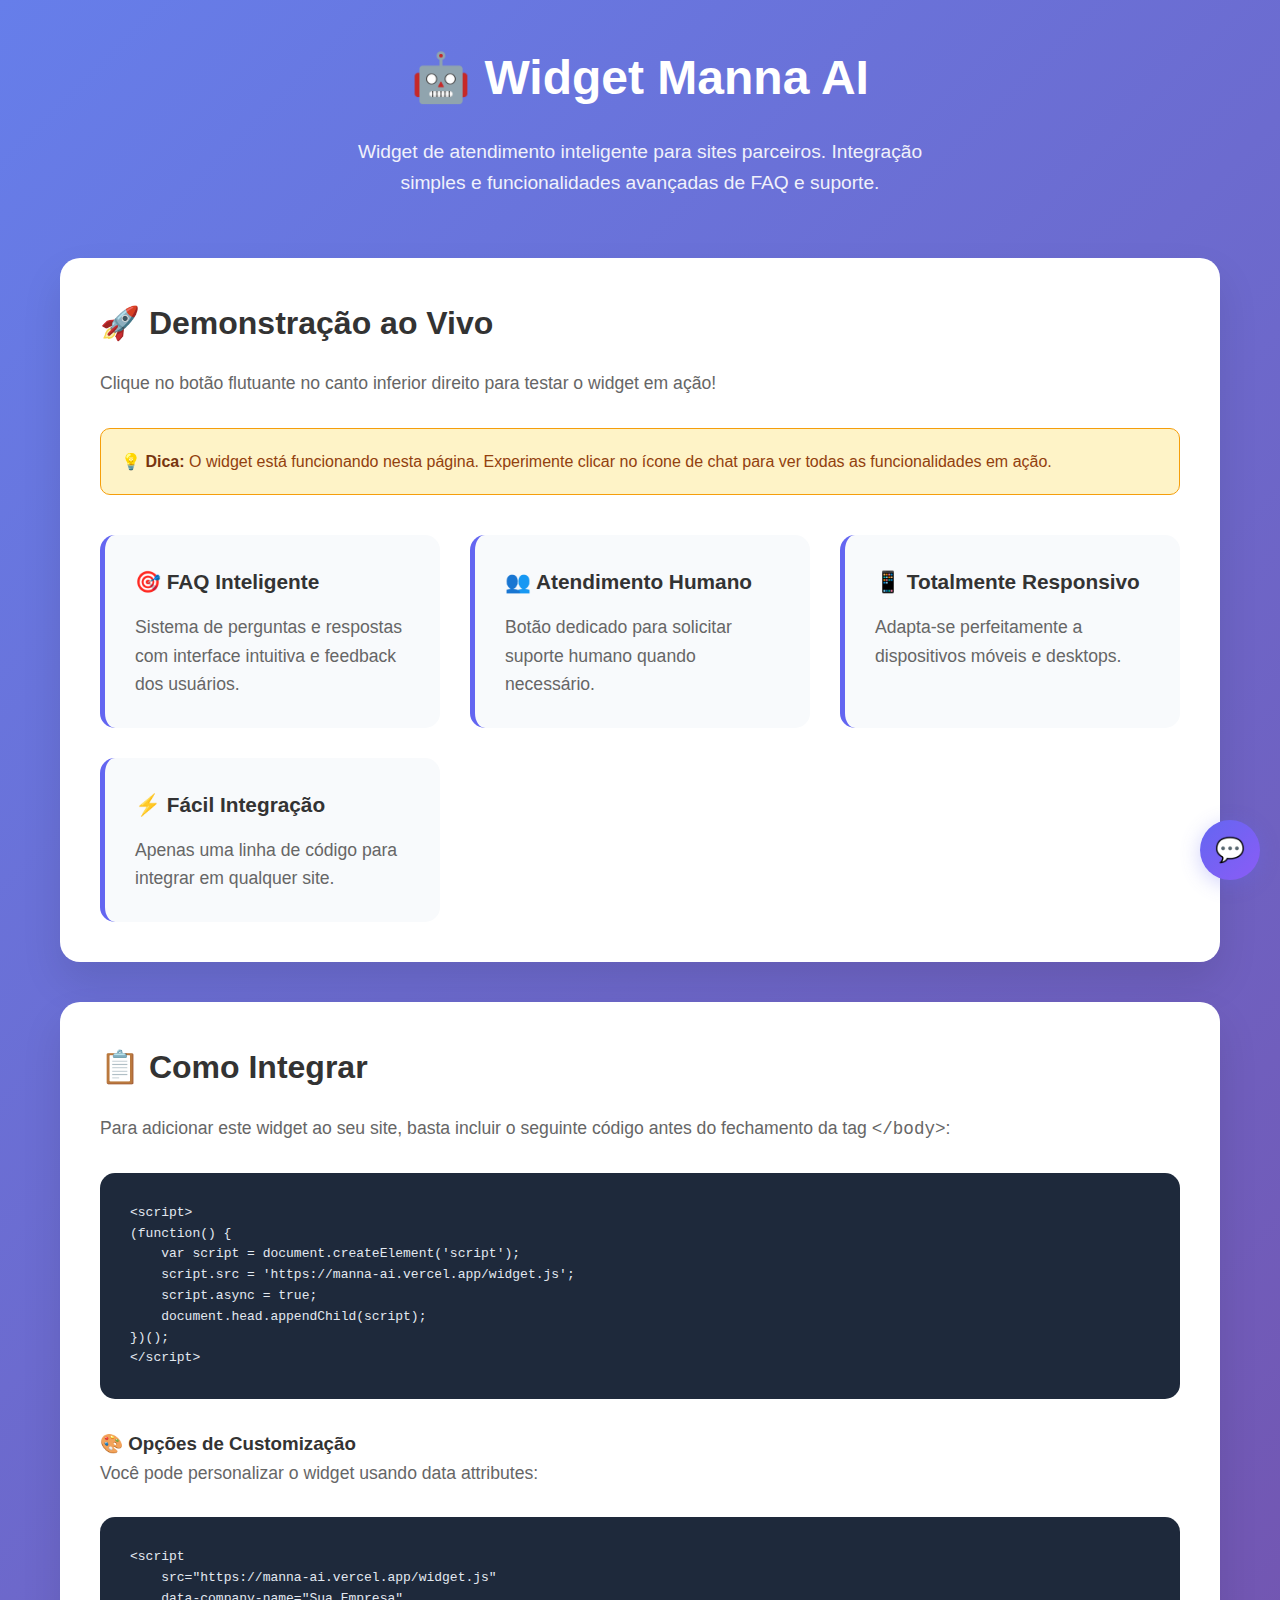
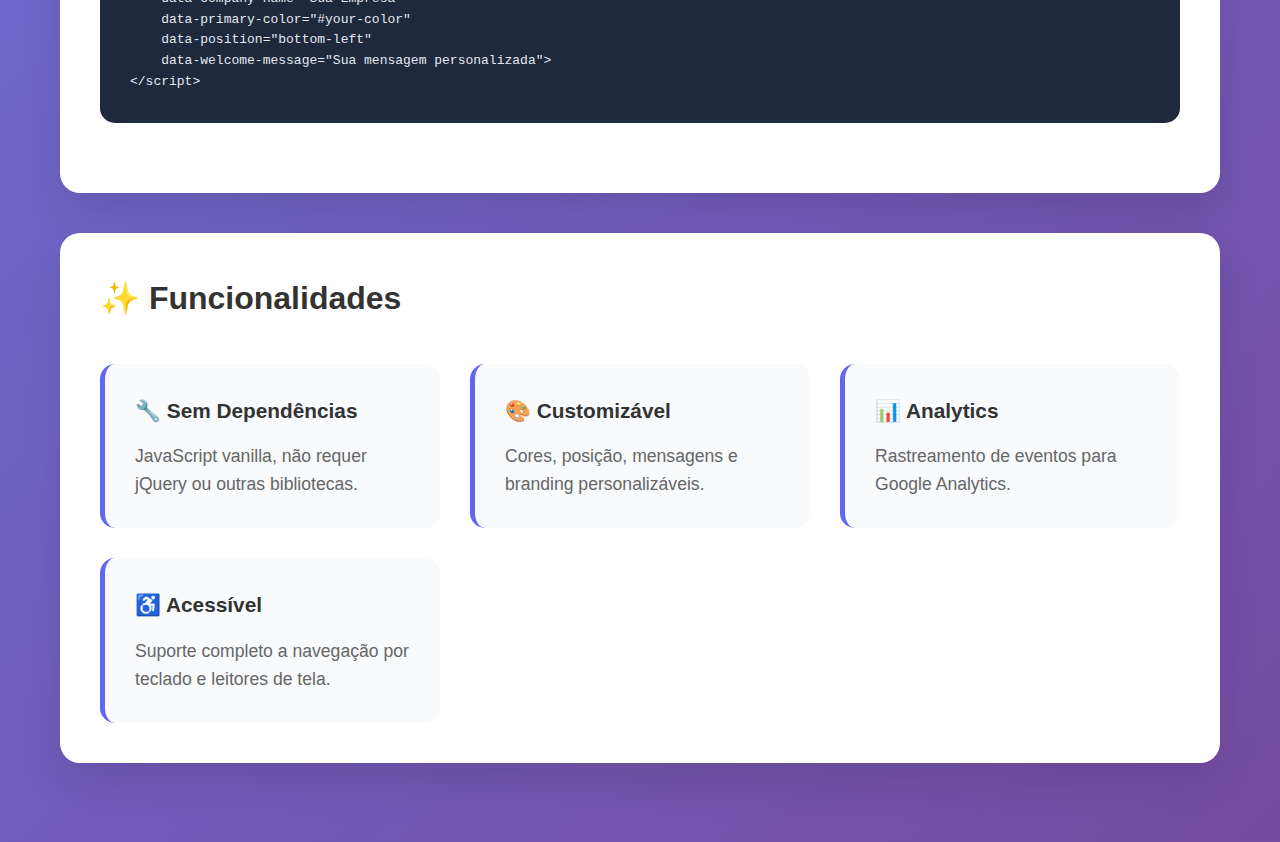
<file: zero22/index.html>
<!DOCTYPE html>
<html lang="pt-BR">
<head>
    <meta charset="UTF-8">
    <meta name="viewport" content="width=device-width, initial-scale=1.0">
    <title>Demonstração - Widget Manna AI</title>
    <style>
        * {
            margin: 0;
            padding: 0;
            box-sizing: border-box;
        }

        body {
            font-family: -apple-system, BlinkMacSystemFont, 'Segoe UI', Roboto, sans-serif;
            line-height: 1.6;
            color: #333;
            background: linear-gradient(135deg, #667eea 0%, #764ba2 100%);
            min-height: 100vh;
        }

        .container {
            max-width: 1200px;
            margin: 0 auto;
            padding: 40px 20px;
        }

        .header {
            text-align: center;
            color: white;
            margin-bottom: 60px;
        }

        .header h1 {
            font-size: 3rem;
            margin-bottom: 20px;
            font-weight: 700;
        }

        .header p {
            font-size: 1.2rem;
            opacity: 0.9;
            max-width: 600px;
            margin: 0 auto;
        }

        .demo-section {
            background: white;
            border-radius: 20px;
            padding: 40px;
            margin-bottom: 40px;
            box-shadow: 0 20px 40px rgba(0, 0, 0, 0.1);
        }

        .demo-section h2 {
            color: #333;
            margin-bottom: 20px;
            font-size: 2rem;
        }

        .demo-section p {
            margin-bottom: 20px;
            font-size: 1.1rem;
            color: #666;
        }

        .features {
            display: grid;
            grid-template-columns: repeat(auto-fit, minmax(300px, 1fr));
            gap: 30px;
            margin-top: 40px;
        }

        .feature {
            background: #f8fafc;
            padding: 30px;
            border-radius: 15px;
            border-left: 5px solid #6366f1;
        }

        .feature h3 {
            color: #333;
            margin-bottom: 15px;
            font-size: 1.3rem;
        }

        .feature p {
            color: #666;
            margin: 0;
        }

        .integration-code {
            background: #1e293b;
            color: #e2e8f0;
            padding: 30px;
            border-radius: 15px;
            margin: 30px 0;
            overflow-x: auto;
            font-family: 'Monaco', 'Menlo', 'Ubuntu Mono', monospace;
        }

        .integration-code pre {
            margin: 0;
            white-space: pre-wrap;
        }

        .cta-button {
            display: inline-block;
            background: linear-gradient(135deg, #6366f1 0%, #8b5cf6 100%);
            color: white;
            padding: 15px 30px;
            border-radius: 10px;
            text-decoration: none;
            font-weight: 600;
            transition: transform 0.2s;
            margin-top: 20px;
        }

        .cta-button:hover {
            transform: translateY(-2px);
        }

        .notice {
            background: #fef3c7;
            border: 1px solid #f59e0b;
            border-radius: 10px;
            padding: 20px;
            margin: 30px 0;
            color: #92400e;
        }

        .notice strong {
            color: #78350f;
        }

        @media (max-width: 768px) {
            .header h1 {
                font-size: 2rem;
            }
            
            .demo-section {
                padding: 20px;
            }
            
            .features {
                grid-template-columns: 1fr;
            }
        }
    </style>
</head>
<body>
    <div class="container">
        <div class="header">
            <h1>🤖 Widget Manna AI</h1>
            <p>Widget de atendimento inteligente para sites parceiros. Integração simples e funcionalidades avançadas de FAQ e suporte.</p>
        </div>

        <div class="demo-section">
            <h2>🚀 Demonstração ao Vivo</h2>
            <p>Clique no botão flutuante no canto inferior direito para testar o widget em ação!</p>
            
            <div class="notice">
                <strong>💡 Dica:</strong> O widget está funcionando nesta página. Experimente clicar no ícone de chat para ver todas as funcionalidades em ação.
            </div>

            <div class="features">
                <div class="feature">
                    <h3>🎯 FAQ Inteligente</h3>
                    <p>Sistema de perguntas e respostas com interface intuitiva e feedback dos usuários.</p>
                </div>
                <div class="feature">
                    <h3>👥 Atendimento Humano</h3>
                    <p>Botão dedicado para solicitar suporte humano quando necessário.</p>
                </div>
                <div class="feature">
                    <h3>📱 Totalmente Responsivo</h3>
                    <p>Adapta-se perfeitamente a dispositivos móveis e desktops.</p>
                </div>
                <div class="feature">
                    <h3>⚡ Fácil Integração</h3>
                    <p>Apenas uma linha de código para integrar em qualquer site.</p>
                </div>
            </div>
        </div>

        <div class="demo-section">
            <h2>📋 Como Integrar</h2>
            <p>Para adicionar este widget ao seu site, basta incluir o seguinte código antes do fechamento da tag <code>&lt;/body&gt;</code>:</p>

            <div class="integration-code">
                <pre>&lt;script&gt;
(function() {
    var script = document.createElement('script');
    script.src = 'https://manna-ai.vercel.app/widget.js';
    script.async = true;
    document.head.appendChild(script);
})();
&lt;/script&gt;</pre>
            </div>

            <h3>🎨 Opções de Customização</h3>
            <p>Você pode personalizar o widget usando data attributes:</p>

            <div class="integration-code">
                <pre>&lt;script 
    src="https://manna-ai.vercel.app/widget.js"
    data-company-name="Sua Empresa"
    data-primary-color="#your-color"
    data-position="bottom-left"
    data-welcome-message="Sua mensagem personalizada"&gt;
&lt;/script&gt;</pre>
            </div>
        </div>

        <div class="demo-section">
            <h2>✨ Funcionalidades</h2>
            <div class="features">
                <div class="feature">
                    <h3>🔧 Sem Dependências</h3>
                    <p>JavaScript vanilla, não requer jQuery ou outras bibliotecas.</p>
                </div>
                <div class="feature">
                    <h3>🎨 Customizável</h3>
                    <p>Cores, posição, mensagens e branding personalizáveis.</p>
                </div>
                <div class="feature">
                    <h3>📊 Analytics</h3>
                    <p>Rastreamento de eventos para Google Analytics.</p>
                </div>
                <div class="feature">
                    <h3>♿ Acessível</h3>
                    <p>Suporte completo a navegação por teclado e leitores de tela.</p>
                </div>
            </div>
        </div>
    </div>

    <!-- Widget Manna AI -->
    <link rel="stylesheet" href="widget.css">
    <script src="widget.js"></script>
</body>
</html>
</file>
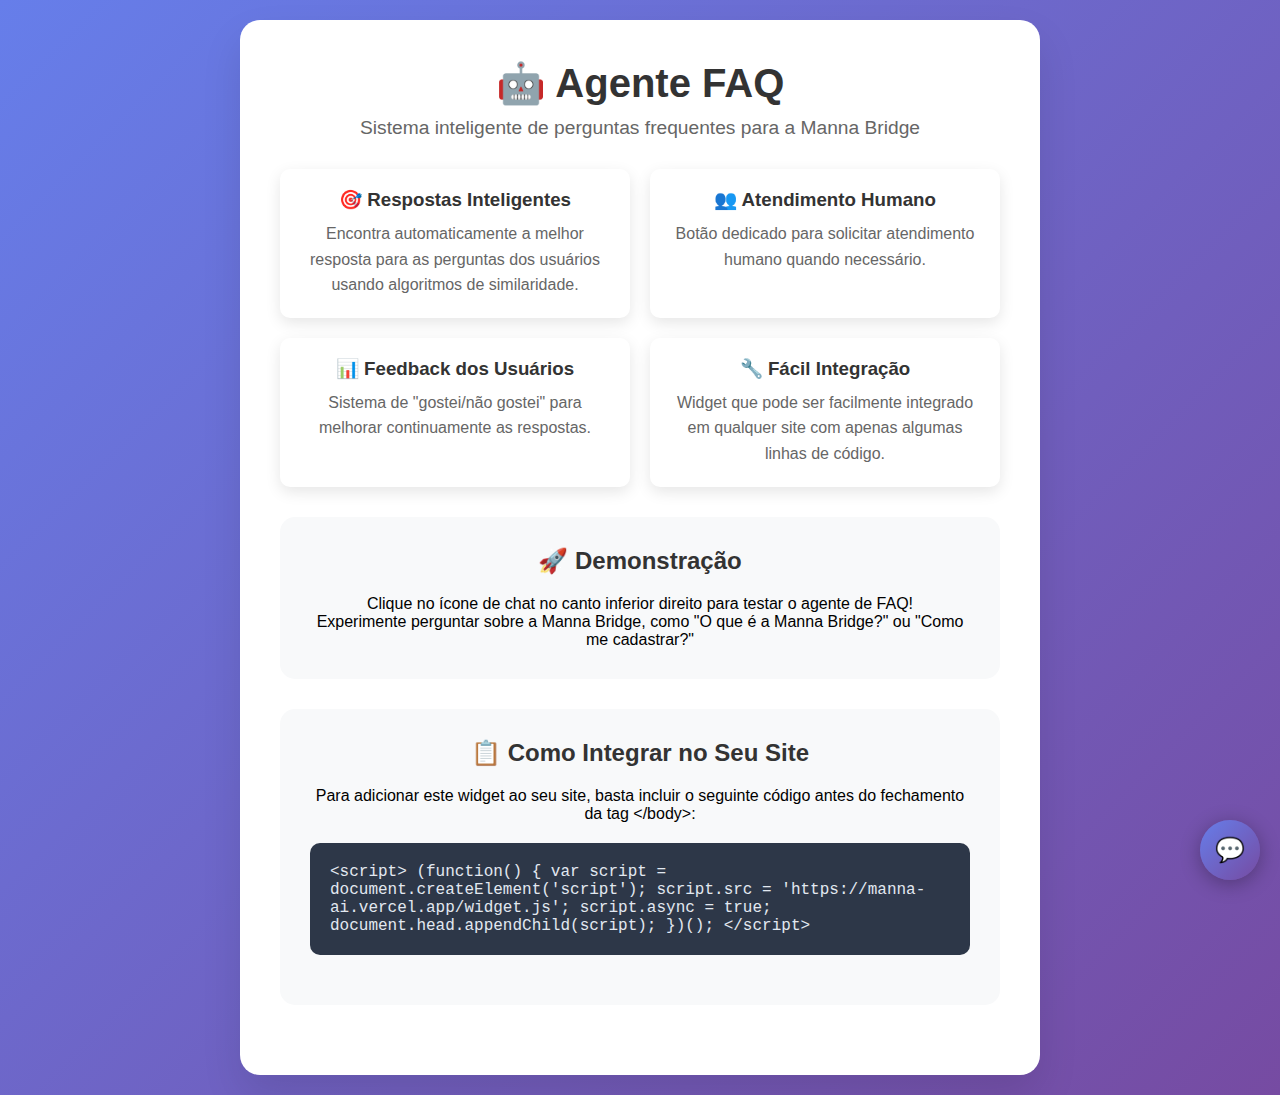
<file: src/static/index.html>
<!DOCTYPE html>
<html lang="pt-BR">
<head>
    <meta charset="UTF-8">
    <meta name="viewport" content="width=device-width, initial-scale=1.0">
    <title>Agente FAQ - Manna Bridge</title>
    <style>
        * {
            margin: 0;
            padding: 0;
            box-sizing: border-box;
        }

        body {
            font-family: 'Segoe UI', Tahoma, Geneva, Verdana, sans-serif;
            background: linear-gradient(135deg, #667eea 0%, #764ba2 100%);
            min-height: 100vh;
            display: flex;
            align-items: center;
            justify-content: center;
            padding: 20px;
        }

        .container {
            background: white;
            border-radius: 20px;
            box-shadow: 0 20px 40px rgba(0, 0, 0, 0.1);
            padding: 40px;
            max-width: 800px;
            width: 100%;
            text-align: center;
        }

        h1 {
            color: #333;
            margin-bottom: 10px;
            font-size: 2.5em;
        }

        .subtitle {
            color: #666;
            margin-bottom: 30px;
            font-size: 1.2em;
        }

        .demo-section {
            background: #f8f9fa;
            border-radius: 15px;
            padding: 30px;
            margin: 30px 0;
        }

        .demo-title {
            color: #333;
            margin-bottom: 20px;
            font-size: 1.5em;
        }

        .integration-code {
            background: #2d3748;
            color: #e2e8f0;
            padding: 20px;
            border-radius: 10px;
            font-family: 'Courier New', monospace;
            text-align: left;
            margin: 20px 0;
            overflow-x: auto;
        }

        .btn {
            background: linear-gradient(135deg, #667eea 0%, #764ba2 100%);
            color: white;
            border: none;
            padding: 12px 30px;
            border-radius: 25px;
            cursor: pointer;
            font-size: 1.1em;
            margin: 10px;
            transition: transform 0.2s;
        }

        .btn:hover {
            transform: translateY(-2px);
        }

        .features {
            display: grid;
            grid-template-columns: repeat(auto-fit, minmax(250px, 1fr));
            gap: 20px;
            margin: 30px 0;
        }

        .feature {
            background: white;
            padding: 20px;
            border-radius: 10px;
            box-shadow: 0 5px 15px rgba(0, 0, 0, 0.1);
        }

        .feature h3 {
            color: #333;
            margin-bottom: 10px;
        }

        .feature p {
            color: #666;
            line-height: 1.6;
        }

        /* FAQ Widget Styles */
        #faq-widget {
            position: fixed;
            bottom: 20px;
            right: 20px;
            z-index: 1000;
        }

        .faq-toggle {
            width: 60px;
            height: 60px;
            border-radius: 50%;
            background: linear-gradient(135deg, #667eea 0%, #764ba2 100%);
            border: none;
            cursor: pointer;
            box-shadow: 0 4px 20px rgba(0, 0, 0, 0.3);
            display: flex;
            align-items: center;
            justify-content: center;
            color: white;
            font-size: 24px;
            transition: transform 0.2s;
        }

        .faq-toggle:hover {
            transform: scale(1.1);
        }

        .faq-chat {
            position: absolute;
            bottom: 70px;
            right: 0;
            width: 350px;
            height: 500px;
            background: white;
            border-radius: 15px;
            box-shadow: 0 10px 30px rgba(0, 0, 0, 0.3);
            display: none;
            flex-direction: column;
            overflow: hidden;
        }

        .faq-header {
            background: linear-gradient(135deg, #667eea 0%, #764ba2 100%);
            color: white;
            padding: 15px;
            text-align: center;
            font-weight: bold;
        }

        .faq-messages {
            flex: 1;
            padding: 15px;
            overflow-y: auto;
            background: #f8f9fa;
        }

        .message {
            margin-bottom: 15px;
            padding: 10px 15px;
            border-radius: 15px;
            max-width: 80%;
            word-wrap: break-word;
        }

        .message.user {
            background: #667eea;
            color: white;
            margin-left: auto;
            text-align: right;
        }

        .message.bot {
            background: white;
            color: #333;
            border: 1px solid #e2e8f0;
        }

        .faq-input-area {
            padding: 15px;
            border-top: 1px solid #e2e8f0;
            background: white;
        }

        .faq-input {
            width: 100%;
            padding: 10px;
            border: 1px solid #e2e8f0;
            border-radius: 20px;
            outline: none;
            font-size: 14px;
        }

        .feedback-buttons {
            margin-top: 10px;
            display: flex;
            gap: 10px;
        }

        .feedback-btn {
            padding: 5px 15px;
            border: none;
            border-radius: 15px;
            cursor: pointer;
            font-size: 12px;
            transition: background 0.2s;
        }

        .feedback-btn.like {
            background: #48bb78;
            color: white;
        }

        .feedback-btn.dislike {
            background: #f56565;
            color: white;
        }

        .human-support-btn {
            background: #ed8936;
            color: white;
            padding: 8px 16px;
            border: none;
            border-radius: 15px;
            cursor: pointer;
            font-size: 12px;
            margin-top: 10px;
        }

        @media (max-width: 768px) {
            .faq-chat {
                width: 300px;
                height: 400px;
            }
        }
    </style>
</head>
<body>
    <div class="container">
        <h1>🤖 Agente FAQ</h1>
        <p class="subtitle">Sistema inteligente de perguntas frequentes para a Manna Bridge</p>
        
        <div class="features">
            <div class="feature">
                <h3>🎯 Respostas Inteligentes</h3>
                <p>Encontra automaticamente a melhor resposta para as perguntas dos usuários usando algoritmos de similaridade.</p>
            </div>
            <div class="feature">
                <h3>👥 Atendimento Humano</h3>
                <p>Botão dedicado para solicitar atendimento humano quando necessário.</p>
            </div>
            <div class="feature">
                <h3>📊 Feedback dos Usuários</h3>
                <p>Sistema de "gostei/não gostei" para melhorar continuamente as respostas.</p>
            </div>
            <div class="feature">
                <h3>🔧 Fácil Integração</h3>
                <p>Widget que pode ser facilmente integrado em qualquer site com apenas algumas linhas de código.</p>
            </div>
        </div>

        <div class="demo-section">
            <h2 class="demo-title">🚀 Demonstração</h2>
            <p>Clique no ícone de chat no canto inferior direito para testar o agente de FAQ!</p>
            <p>Experimente perguntar sobre a Manna Bridge, como "O que é a Manna Bridge?" ou "Como me cadastrar?"</p>
        </div>

        <div class="demo-section">
            <h2 class="demo-title">📋 Como Integrar no Seu Site</h2>
            <p>Para adicionar este widget ao seu site, basta incluir o seguinte código antes do fechamento da tag &lt;/body&gt;:</p>
            <div class="integration-code">
&lt;script&gt;
(function() {
    var script = document.createElement('script');
    script.src = 'https://manna-ai.vercel.app/widget.js';
    script.async = true;
    document.head.appendChild(script);
})();
&lt;/script&gt;
            </div>
        </div>
    </div>

    <!-- FAQ Widget -->
    <div id="faq-widget">
        <button class="faq-toggle" onclick="toggleFAQChat()">💬</button>
        <div class="faq-chat" id="faq-chat">
            <div class="faq-header">
                Conectando você à sua bênção
            </div>
            <div class="faq-messages" id="faq-messages">
                <div class="message bot">
                   A paz do Senhor! Eu sou Eliel, seu assistente virtual. Estou aqui para servir e ajudar a encontrar o que você precisa. Como posso abençoar seu dia?
                </div>
            </div>
            <div class="faq-input-area">
                <input type="text" class="faq-input" id="faq-input" placeholder="Digite sua pergunta..." onkeypress="handleKeyPress(event)">
            </div>
        </div>
    </div>

    <script>
        let chatOpen = false;
        let currentMessageId = 0;

        function toggleFAQChat() {
            const chat = document.getElementById('faq-chat');
            chatOpen = !chatOpen;
            chat.style.display = chatOpen ? 'flex' : 'none';
            
            if (chatOpen) {
                document.getElementById('faq-input').focus();
            }
        }

        function handleKeyPress(event) {
            if (event.key === 'Enter') {
                sendMessage();
            }
        }

        async function sendMessage() {
            const input = document.getElementById('faq-input');
            const message = input.value.trim();
            
            if (!message) return;
            
            // Add user message
            addMessage(message, 'user');
            input.value = '';
            
            // Show typing indicator
            const typingId = addMessage('Digitando...', 'bot');
            
            try {
                const response = await fetch('/api/faq/ask', {
                    method: 'POST',
                    headers: {
                        'Content-Type': 'application/json',
                    },
                    body: JSON.stringify({ question: message })
                });
                
                const data = await response.json();
                
                // Remove typing indicator
                document.getElementById(typingId).remove();
                
                // Add bot response
                const messageId = addMessage(data.answer, 'bot');
                
                // Add feedback buttons if it's a real answer
                if (data.confidence > 0.3) {
                    addFeedbackButtons(messageId, message, data.answer);
                }
                
                // Add human support button if suggested
                if (data.suggest_human) {
                    addHumanSupportButton(messageId, message);
                }
                
            } catch (error) {
                // Remove typing indicator
                document.getElementById(typingId).remove();
                addMessage('Desculpe, ocorreu um erro. Tente novamente.', 'bot');
            }
        }

        function addMessage(text, sender) {
            const messagesContainer = document.getElementById('faq-messages');
            const messageDiv = document.createElement('div');
            const messageId = 'message-' + (++currentMessageId);
            
            messageDiv.id = messageId;
            messageDiv.className = `message ${sender}`;
            messageDiv.textContent = text;
            
            messagesContainer.appendChild(messageDiv);
            messagesContainer.scrollTop = messagesContainer.scrollHeight;
            
            return messageId;
        }

        function addFeedbackButtons(messageId, question, answer) {
            const messageElement = document.getElementById(messageId);
            const feedbackDiv = document.createElement('div');
            feedbackDiv.className = 'feedback-buttons';
            
            const likeBtn = document.createElement('button');
            likeBtn.className = 'feedback-btn like';
            likeBtn.textContent = '👍 Útil';
            likeBtn.onclick = () => sendFeedback(question, answer, 'like', feedbackDiv);
            
            const dislikeBtn = document.createElement('button');
            dislikeBtn.className = 'feedback-btn dislike';
            dislikeBtn.textContent = '👎 Não útil';
            dislikeBtn.onclick = () => sendFeedback(question, answer, 'dislike', feedbackDiv);
            
            feedbackDiv.appendChild(likeBtn);
            feedbackDiv.appendChild(dislikeBtn);
            messageElement.appendChild(feedbackDiv);
        }

        function addHumanSupportButton(messageId, question) {
            const messageElement = document.getElementById(messageId);
            const supportBtn = document.createElement('button');
            supportBtn.className = 'human-support-btn';
            supportBtn.textContent = '👨‍💼 Falar com atendente';
            supportBtn.onclick = () => requestHumanSupport(question, supportBtn);
            
            messageElement.appendChild(supportBtn);
        }

        async function sendFeedback(question, answer, feedback, buttonContainer) {
            try {
                await fetch('/api/faq/feedback', {
                    method: 'POST',
                    headers: {
                        'Content-Type': 'application/json',
                    },
                    body: JSON.stringify({ question, answer, feedback })
                });
                
                buttonContainer.innerHTML = '<span style="color: #48bb78;">✓ Obrigado pelo feedback!</span>';
            } catch (error) {
                console.error('Erro ao enviar feedback:', error);
            }
        }

        async function requestHumanSupport(question, button) {
            try {
                const response = await fetch('/api/faq/human-support', {
                    method: 'POST',
                    headers: {
                        'Content-Type': 'application/json',
                    },
                    body: JSON.stringify({ 
                        question,
                        user_info: {
                            timestamp: new Date().toISOString(),
                            page: window.location.href
                        }
                    })
                });
                
                const data = await response.json();
                button.innerHTML = '✓ Solicitação enviada';
                button.disabled = true;
                
                addMessage(data.message, 'bot');
            } catch (error) {
                console.error('Erro ao solicitar atendimento humano:', error);
                addMessage('Erro ao solicitar atendimento. Tente novamente.', 'bot');
            }
        }

        // Close chat when clicking outside
        document.addEventListener('click', function(event) {
            const widget = document.getElementById('faq-widget');
            if (chatOpen && !widget.contains(event.target)) {
                toggleFAQChat();
            }
        });
    </script>
</body>
</html>
</file>
<file: zero22/widget.css>
/* Manna AI Widget Styles */
.manna-widget * {
  box-sizing: border-box;
  margin: 0;
  padding: 0;
}

/* Botão Flutuante */
.manna-chat-button {
  position: fixed;
  bottom: 20px;
  right: 20px;
  width: 60px;
  height: 60px;
  background: linear-gradient(135deg, #6366f1 0%, #8b5cf6 100%);
  border: none;
  border-radius: 50%;
  cursor: pointer;
  box-shadow: 0 4px 20px rgba(99, 102, 241, 0.3);
  z-index: 9999;
  display: flex;
  align-items: center;
  justify-content: center;
  font-size: 24px;
  color: white;
  transition: all 0.3s ease;
  animation: manna-pulse 2s infinite;
}

.manna-chat-button:hover {
  transform: scale(1.1);
  box-shadow: 0 6px 25px rgba(99, 102, 241, 0.4);
}

.manna-chat-button.active {
  background: linear-gradient(135deg, #ef4444 0%, #f97316 100%);
}

@keyframes manna-pulse {
  0% {
    box-shadow: 0 4px 20px rgba(99, 102, 241, 0.3);
  }
  50% {
    box-shadow: 0 4px 20px rgba(99, 102, 241, 0.6);
  }
  100% {
    box-shadow: 0 4px 20px rgba(99, 102, 241, 0.3);
  }
}

/* Modal do Chat */
.manna-chat-modal {
  position: fixed;
  bottom: 90px;
  right: 20px;
  width: 350px;
  height: 500px;
  background: white;
  border-radius: 16px;
  box-shadow: 0 10px 40px rgba(0, 0, 0, 0.15);
  z-index: 9998;
  display: none;
  flex-direction: column;
  overflow: hidden;
  font-family: -apple-system, BlinkMacSystemFont, 'Segoe UI', Roboto, sans-serif;
  transform: translateY(20px);
  opacity: 0;
  transition: all 0.3s ease;
}

.manna-chat-modal.show {
  display: flex;
  transform: translateY(0);
  opacity: 1;
}

/* Header do Modal */
.manna-chat-header {
  background: linear-gradient(135deg, #6366f1 0%, #8b5cf6 100%);
  color: white;
  padding: 16px 20px;
  display: flex;
  align-items: center;
  justify-content: space-between;
}

.manna-chat-title {
  font-size: 16px;
  font-weight: 600;
  display: flex;
  align-items: center;
  gap: 8px;
}

.manna-close-btn {
  background: none;
  border: none;
  color: white;
  font-size: 20px;
  cursor: pointer;
  padding: 4px;
  border-radius: 4px;
  transition: background-color 0.2s;
}

.manna-close-btn:hover {
  background-color: rgba(255, 255, 255, 0.1);
}

/* Conteúdo do Chat */
.manna-chat-content {
  flex: 1;
  padding: 20px;
  overflow-y: auto;
  display: flex;
  flex-direction: column;
  gap: 16px;
}

.manna-welcome-message {
  background: #f8fafc;
  padding: 16px;
  border-radius: 12px;
  border-left: 4px solid #6366f1;
  font-size: 14px;
  line-height: 1.5;
}

.manna-faq-section {
  display: flex;
  flex-direction: column;
  gap: 12px;
}

.manna-faq-title {
  font-size: 14px;
  font-weight: 600;
  color: #374151;
  margin-bottom: 8px;
}

.manna-faq-item {
  background: #f9fafb;
  border: 1px solid #e5e7eb;
  border-radius: 8px;
  padding: 12px;
  cursor: pointer;
  transition: all 0.2s;
  font-size: 13px;
}

.manna-faq-item:hover {
  background: #f3f4f6;
  border-color: #6366f1;
}

.manna-faq-answer {
  background: #eff6ff;
  border: 1px solid #dbeafe;
  border-radius: 8px;
  padding: 12px;
  margin-top: 8px;
  font-size: 13px;
  line-height: 1.4;
  display: none;
}

.manna-faq-answer.show {
  display: block;
}

/* Botões de Ação */
.manna-action-buttons {
  padding: 16px 20px;
  border-top: 1px solid #e5e7eb;
  display: flex;
  gap: 8px;
}

.manna-btn {
  flex: 1;
  padding: 10px 16px;
  border: none;
  border-radius: 8px;
  font-size: 13px;
  font-weight: 500;
  cursor: pointer;
  transition: all 0.2s;
}

.manna-btn-primary {
  background: linear-gradient(135deg, #6366f1 0%, #8b5cf6 100%);
  color: white;
}

.manna-btn-primary:hover {
  transform: translateY(-1px);
  box-shadow: 0 4px 12px rgba(99, 102, 241, 0.3);
}

.manna-btn-secondary {
  background: #f9fafb;
  color: #374151;
  border: 1px solid #e5e7eb;
}

.manna-btn-secondary:hover {
  background: #f3f4f6;
}

/* Feedback */
.manna-feedback {
  display: flex;
  align-items: center;
  gap: 8px;
  margin-top: 8px;
  font-size: 12px;
  color: #6b7280;
}

.manna-feedback-btn {
  background: none;
  border: none;
  font-size: 16px;
  cursor: pointer;
  padding: 4px;
  border-radius: 4px;
  transition: background-color 0.2s;
}

.manna-feedback-btn:hover {
  background-color: #f3f4f6;
}

/* Responsivo */
@media (max-width: 480px) {
  .manna-chat-modal {
    bottom: 0;
    right: 0;
    left: 0;
    width: 100%;
    height: 100vh;
    border-radius: 0;
  }
  
  .manna-chat-button {
    bottom: 15px;
    right: 15px;
    width: 50px;
    height: 50px;
    font-size: 20px;
  }
}

/* Overlay para mobile */
.manna-overlay {
  position: fixed;
  top: 0;
  left: 0;
  right: 0;
  bottom: 0;
  background: rgba(0, 0, 0, 0.5);
  z-index: 9997;
  display: none;
}

.manna-overlay.show {
  display: block;
}

@media (max-width: 480px) {
  .manna-overlay.show {
    display: block;
  }
}
</file>
